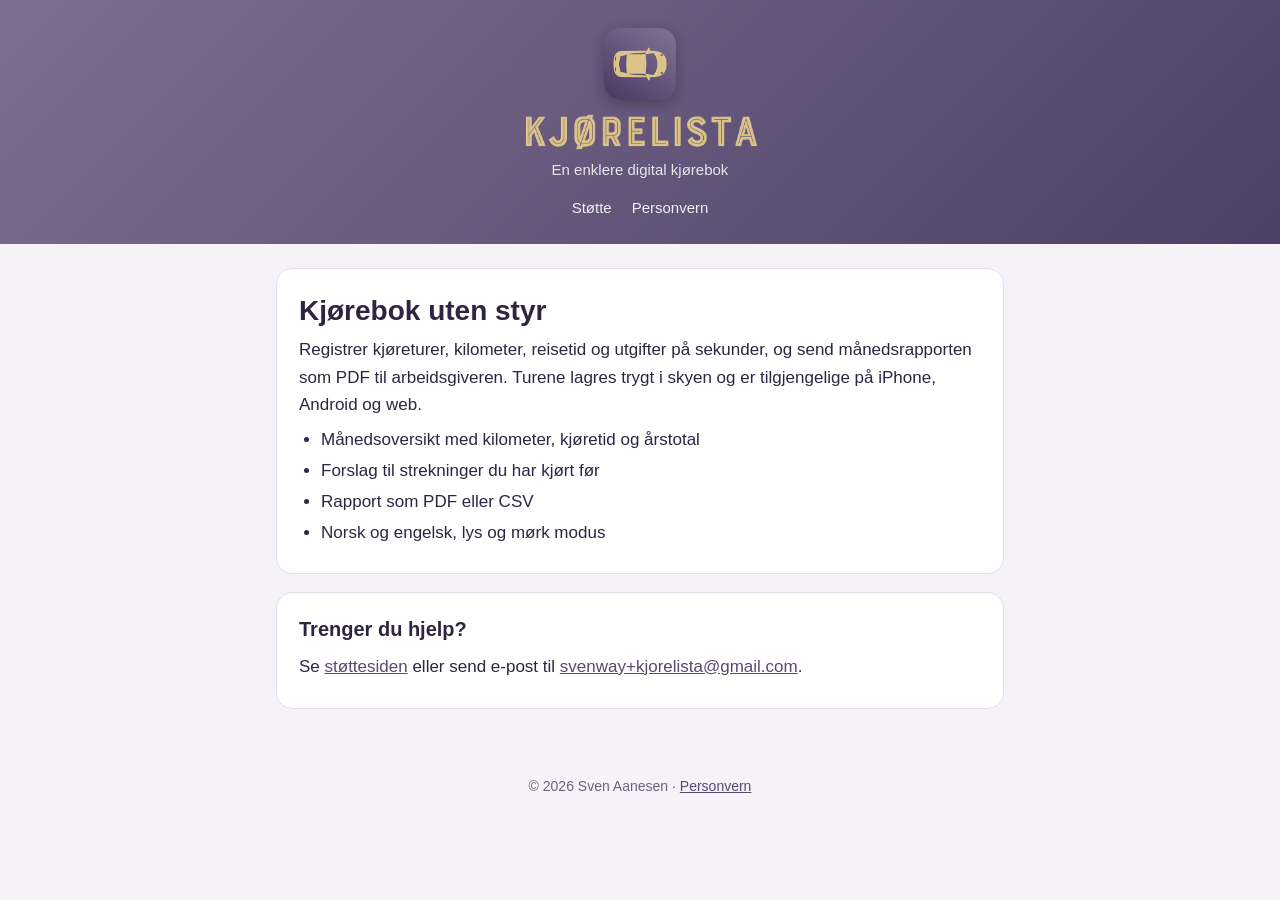
<file: index.html>
<!doctype html>
<html lang="nb">
<head>
  <meta charset="utf-8">
  <meta name="viewport" content="width=device-width, initial-scale=1">
  <title>Kjørelista – en enklere digital kjørebok</title>
  <meta name="description" content="Kjørelista er en enkel kjørebok for iPhone, Android og web. Registrer turer, kilometer og utgifter, og lag månedsrapport som PDF.">
  <link rel="stylesheet" href="assets/style.css">
  <link rel="icon" href="assets/icon.png">
  <link rel="apple-touch-icon" href="assets/apple-touch-icon.png">
</head>
<body>
  <header class="brand">
    <a href="./">
      <img class="icon" src="assets/icon.png" alt="">
      <img class="wordmark" src="assets/wordmark.png" alt="Kjørelista">
    </a>
    <p>En enklere digital kjørebok</p>
    <nav class="top">
      <a href="support/">Støtte</a>
      <a href="personvern/">Personvern</a>
    </nav>
  </header>

  <main>
    <section class="card">
      <h1>Kjørebok uten styr</h1>
      <p>Registrer kjøreturer, kilometer, reisetid og utgifter på sekunder, og send månedsrapporten som PDF til arbeidsgiveren.
        Turene lagres trygt i skyen og er tilgjengelige på iPhone, Android og web.</p>
      <ul>
        <li>Månedsoversikt med kilometer, kjøretid og årstotal</li>
        <li>Forslag til strekninger du har kjørt før</li>
        <li>Rapport som PDF eller CSV</li>
        <li>Norsk og engelsk, lys og mørk modus</li>
      </ul>
    </section>
    <section class="card">
      <h2>Trenger du hjelp?</h2>
      <p>Se <a href="support/">støttesiden</a> eller send e-post til
        <a href="mailto:svenway+kjorelista@gmail.com">svenway+kjorelista@gmail.com</a>.</p>
    </section>
  </main>

  <footer>© 2026 Sven Aanesen · <a href="personvern/">Personvern</a></footer>
</body>
</html>
</file>
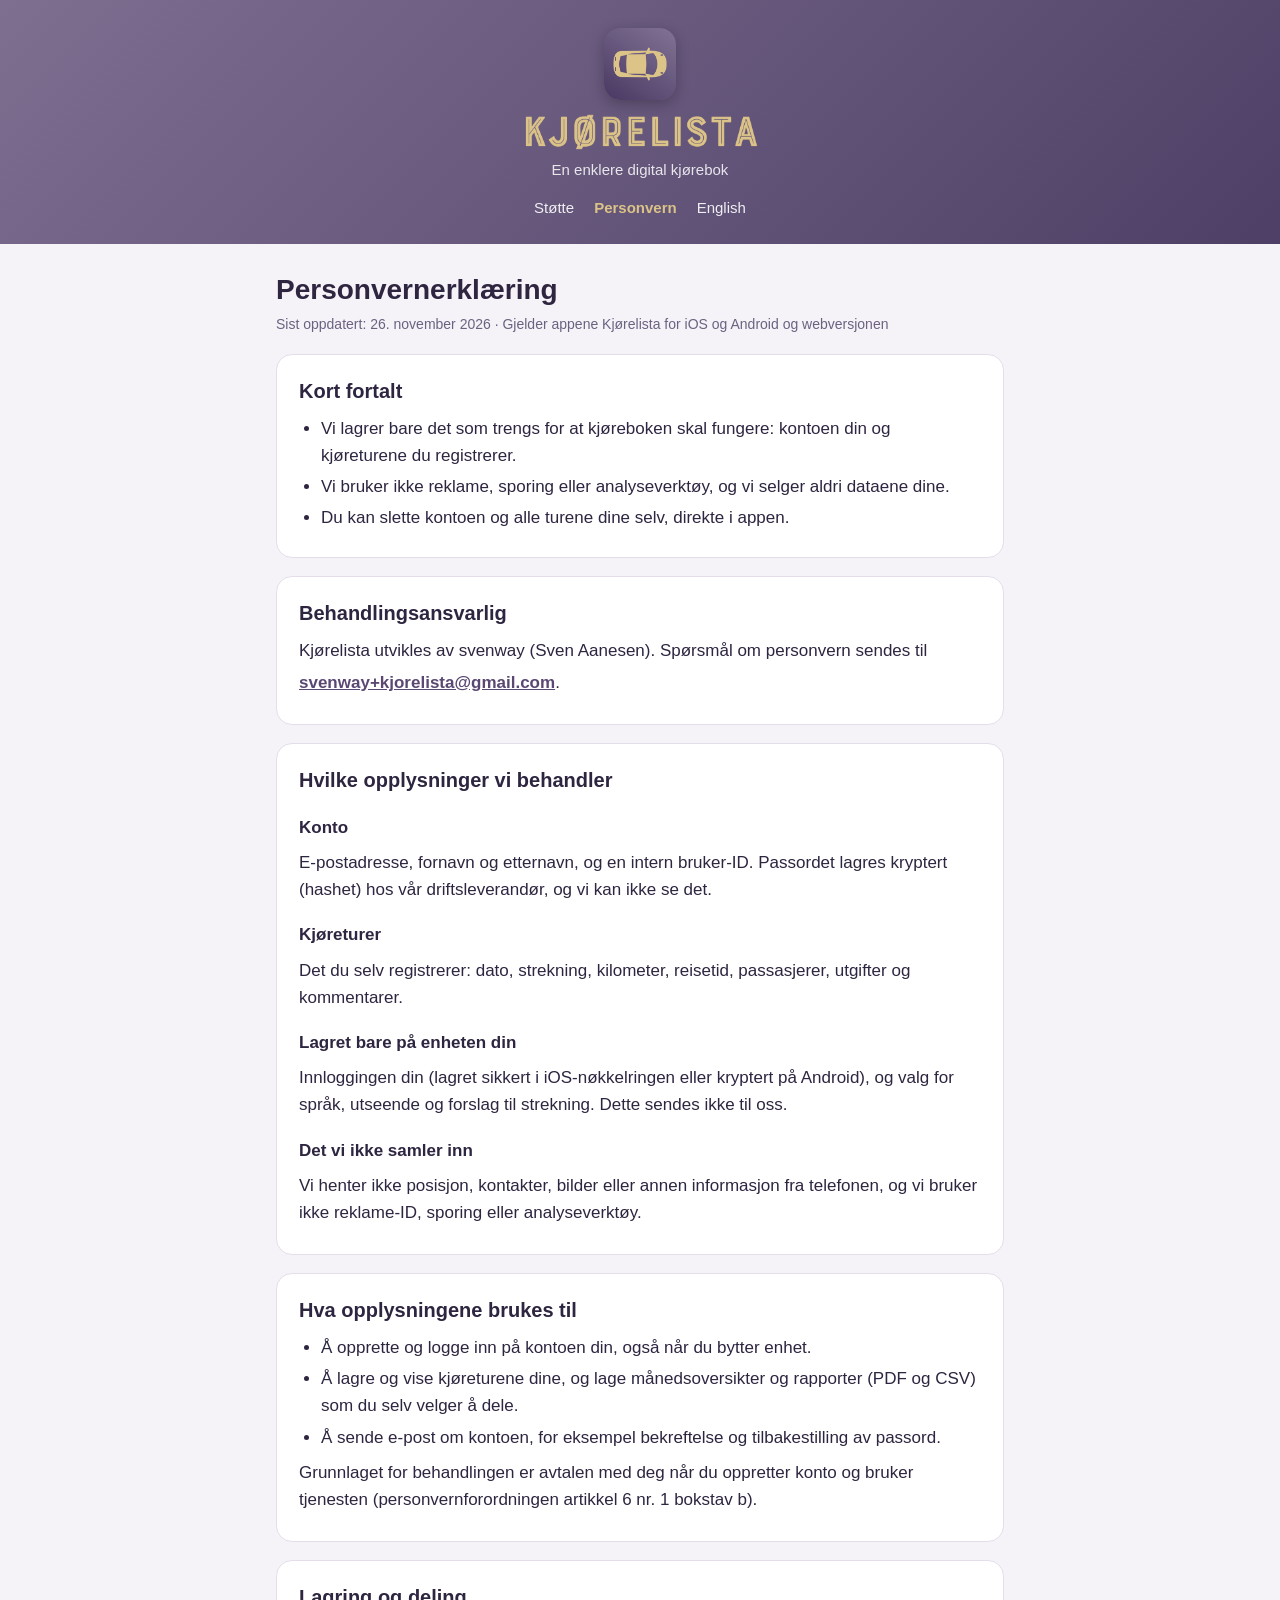
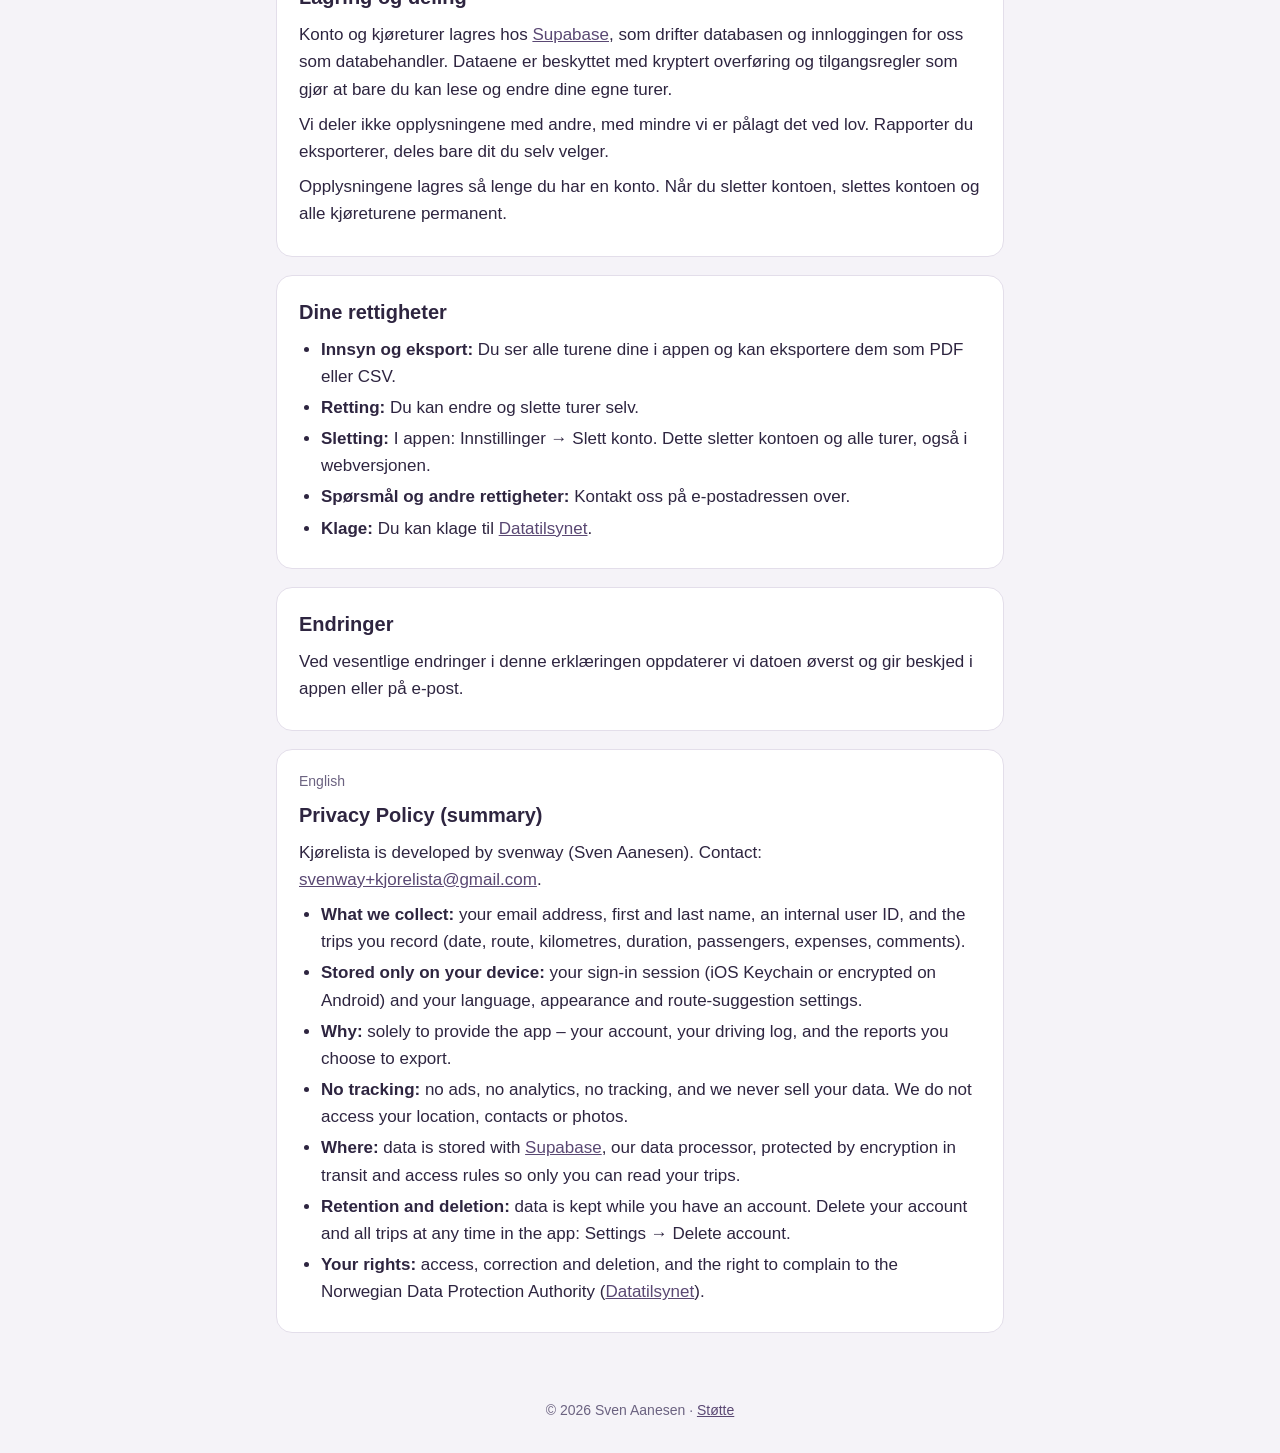
<file: personvern/index.html>
<!doctype html>
<html lang="nb">
<head>
  <meta charset="utf-8">
  <meta name="viewport" content="width=device-width, initial-scale=1">
  <title>Personvernerklæring – Kjørelista</title>
  <meta name="description" content="Personvernerklæring for Kjørelista – en enklere digital kjørebok.">
  <link rel="stylesheet" href="../assets/style.css">
  <link rel="icon" href="../assets/icon.png">
  <link rel="apple-touch-icon" href="../assets/apple-touch-icon.png">
</head>
<body>
  <header class="brand">
    <a href="../">
      <img class="icon" src="../assets/icon.png" alt="">
      <img class="wordmark" src="../assets/wordmark.png" alt="Kjørelista">
    </a>
    <p>En enklere digital kjørebok</p>
    <nav class="top">
      <a href="../support/">Støtte</a>
      <a href="./" aria-current="page">Personvern</a>
      <a href="#english">English</a>
    </nav>
  </header>

  <main>
    <h1>Personvernerklæring</h1>
    <p class="meta">Sist oppdatert: 26. november 2026 · Gjelder appene Kjørelista for iOS og Android og webversjonen</p>

    <section class="card">
      <h2>Kort fortalt</h2>
      <ul>
        <li>Vi lagrer bare det som trengs for at kjøreboken skal fungere: kontoen din og kjøreturene du registrerer.</li>
        <li>Vi bruker ikke reklame, sporing eller analyseverktøy, og vi selger aldri dataene dine.</li>
        <li>Du kan slette kontoen og alle turene dine selv, direkte i appen.</li>
      </ul>
    </section>

    <section class="card">
      <h2>Behandlingsansvarlig</h2>
      <p>Kjørelista utvikles av svenway (Sven Aanesen). Spørsmål om personvern sendes til
        <a class="contact" href="mailto:svenway+kjorelista@gmail.com">svenway+kjorelista@gmail.com</a>.</p>
    </section>

    <section class="card">
      <h2>Hvilke opplysninger vi behandler</h2>
      <h3>Konto</h3>
      <p>E-postadresse, fornavn og etternavn, og en intern bruker-ID. Passordet lagres kryptert (hashet) hos vår driftsleverandør, og vi kan ikke se det.</p>
      <h3>Kjøreturer</h3>
      <p>Det du selv registrerer: dato, strekning, kilometer, reisetid, passasjerer, utgifter og kommentarer.</p>
      <h3>Lagret bare på enheten din</h3>
      <p>Innloggingen din (lagret sikkert i iOS-nøkkelringen eller kryptert på Android), og valg for språk, utseende og forslag til strekning. Dette sendes ikke til oss.</p>
      <h3>Det vi ikke samler inn</h3>
      <p>Vi henter ikke posisjon, kontakter, bilder eller annen informasjon fra telefonen, og vi bruker ikke reklame-ID, sporing eller analyseverktøy.</p>
    </section>

    <section class="card">
      <h2>Hva opplysningene brukes til</h2>
      <ul>
        <li>Å opprette og logge inn på kontoen din, også når du bytter enhet.</li>
        <li>Å lagre og vise kjøreturene dine, og lage månedsoversikter og rapporter (PDF og CSV) som du selv velger å dele.</li>
        <li>Å sende e-post om kontoen, for eksempel bekreftelse og tilbakestilling av passord.</li>
      </ul>
      <p>Grunnlaget for behandlingen er avtalen med deg når du oppretter konto og bruker tjenesten (personvernforordningen artikkel 6 nr. 1 bokstav b).</p>
    </section>

    <section class="card">
      <h2>Lagring og deling</h2>
      <p>Konto og kjøreturer lagres hos <a href="https://supabase.com">Supabase</a>, som drifter databasen og innloggingen for oss som databehandler. Dataene er beskyttet med kryptert overføring og tilgangsregler som gjør at bare du kan lese og endre dine egne turer.</p>
      <p>Vi deler ikke opplysningene med andre, med mindre vi er pålagt det ved lov. Rapporter du eksporterer, deles bare dit du selv velger.</p>
      <p>Opplysningene lagres så lenge du har en konto. Når du sletter kontoen, slettes kontoen og alle kjøreturene permanent.</p>
    </section>

    <section class="card">
      <h2>Dine rettigheter</h2>
      <ul>
        <li><strong>Innsyn og eksport:</strong> Du ser alle turene dine i appen og kan eksportere dem som PDF eller CSV.</li>
        <li><strong>Retting:</strong> Du kan endre og slette turer selv.</li>
        <li><strong>Sletting:</strong> I appen: Innstillinger → Slett konto. Dette sletter kontoen og alle turer, også i webversjonen.</li>
        <li><strong>Spørsmål og andre rettigheter:</strong> Kontakt oss på e-postadressen over.</li>
        <li><strong>Klage:</strong> Du kan klage til <a href="https://www.datatilsynet.no">Datatilsynet</a>.</li>
      </ul>
    </section>

    <section class="card">
      <h2>Endringer</h2>
      <p>Ved vesentlige endringer i denne erklæringen oppdaterer vi datoen øverst og gir beskjed i appen eller på e-post.</p>
    </section>

    <section class="card" id="english" lang="en">
      <p class="lang">English</p>
      <h2>Privacy Policy (summary)</h2>
      <p>Kjørelista is developed by svenway (Sven Aanesen). Contact:
        <a href="mailto:svenway+kjorelista@gmail.com">svenway+kjorelista@gmail.com</a>.</p>
      <ul>
        <li><strong>What we collect:</strong> your email address, first and last name, an internal user ID, and the trips you record (date, route, kilometres, duration, passengers, expenses, comments).</li>
        <li><strong>Stored only on your device:</strong> your sign-in session (iOS Keychain or encrypted on Android) and your language, appearance and route-suggestion settings.</li>
        <li><strong>Why:</strong> solely to provide the app – your account, your driving log, and the reports you choose to export.</li>
        <li><strong>No tracking:</strong> no ads, no analytics, no tracking, and we never sell your data. We do not access your location, contacts or photos.</li>
        <li><strong>Where:</strong> data is stored with <a href="https://supabase.com">Supabase</a>, our data processor, protected by encryption in transit and access rules so only you can read your trips.</li>
        <li><strong>Retention and deletion:</strong> data is kept while you have an account. Delete your account and all trips at any time in the app: Settings → Delete account.</li>
        <li><strong>Your rights:</strong> access, correction and deletion, and the right to complain to the Norwegian Data Protection Authority (<a href="https://www.datatilsynet.no/en/">Datatilsynet</a>).</li>
      </ul>
    </section>
  </main>

  <footer>© 2026 Sven Aanesen · <a href="../support/">Støtte</a></footer>
</body>
</html>
</file>
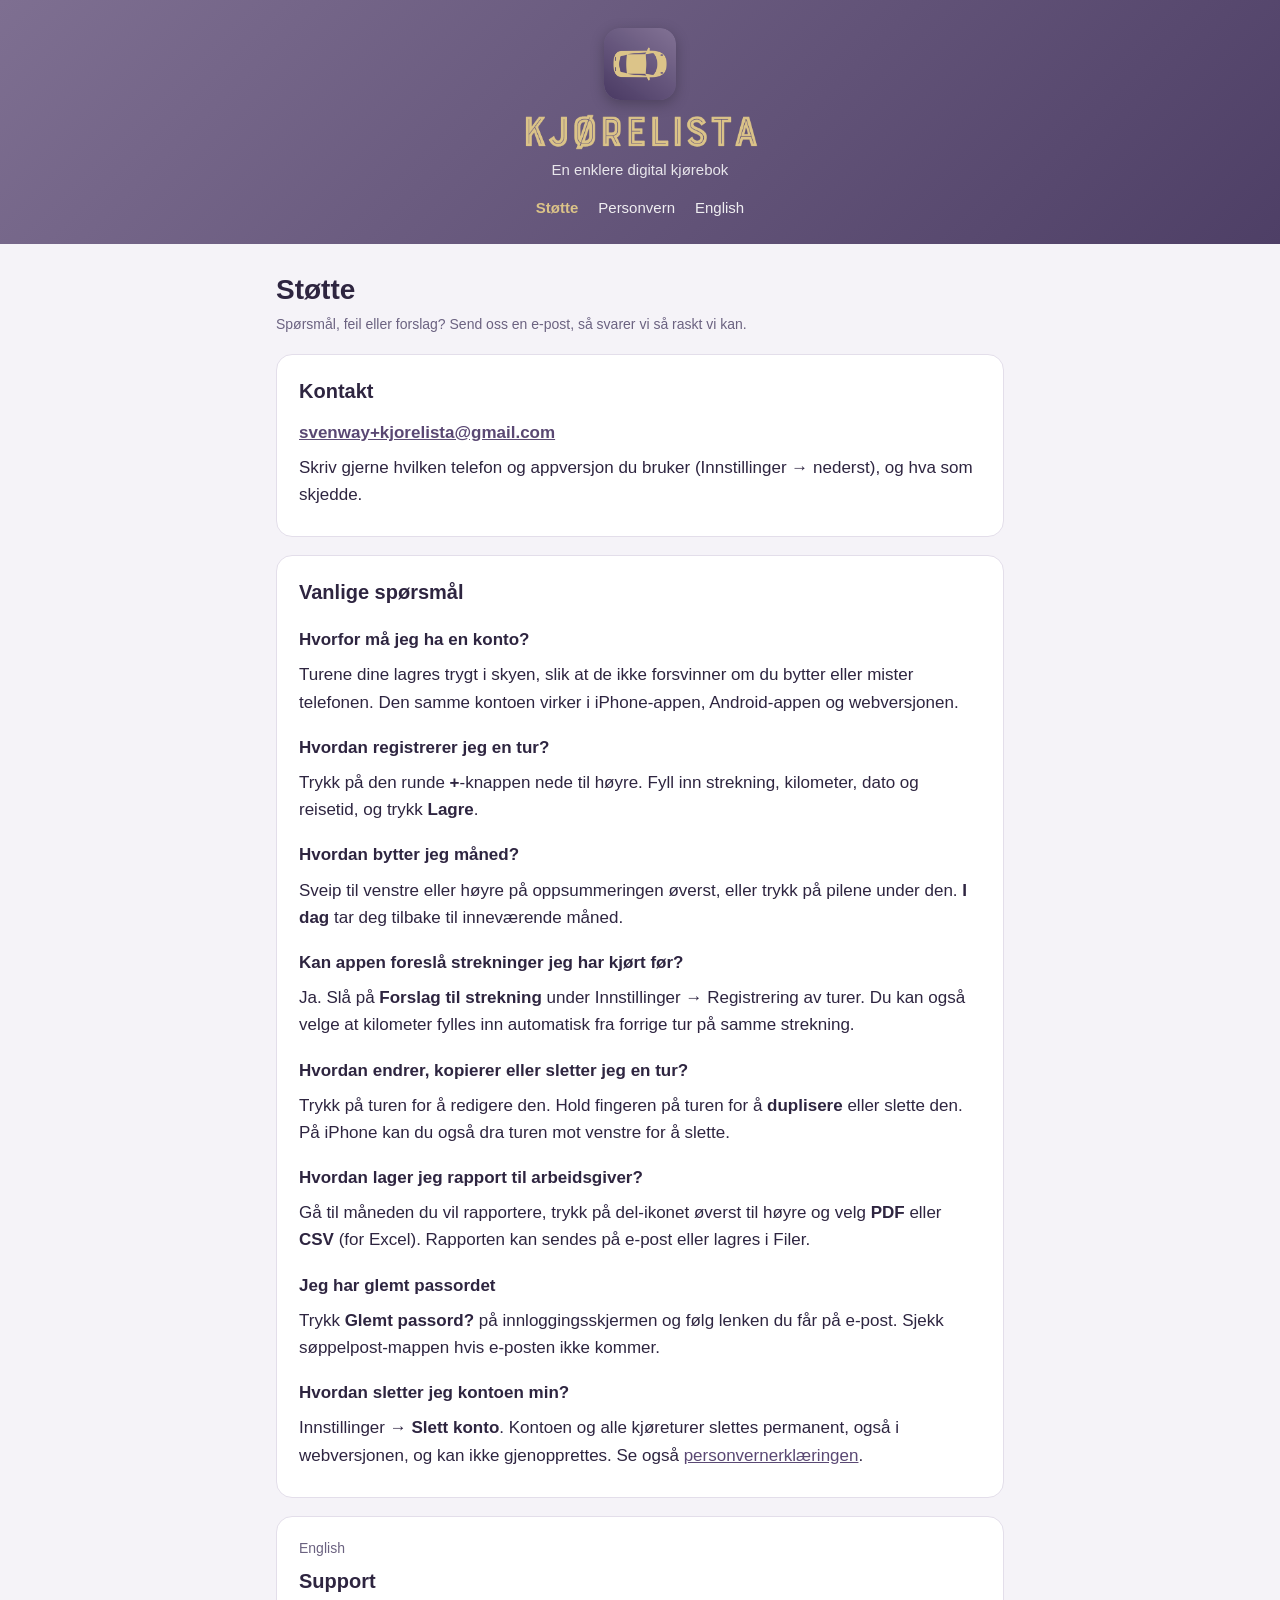
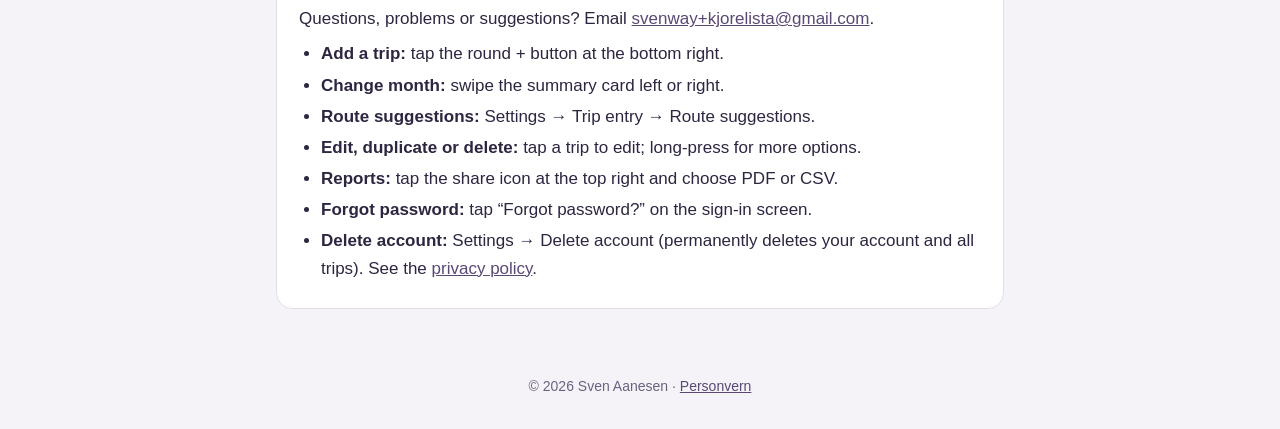
<file: support/index.html>
<!doctype html>
<html lang="nb">
<head>
  <meta charset="utf-8">
  <meta name="viewport" content="width=device-width, initial-scale=1">
  <title>Støtte – Kjørelista</title>
  <meta name="description" content="Hjelp og kontakt for Kjørelista – en enklere digital kjørebok.">
  <link rel="stylesheet" href="../assets/style.css">
  <link rel="icon" href="../assets/icon.png">
  <link rel="apple-touch-icon" href="../assets/apple-touch-icon.png">
</head>
<body>
  <header class="brand">
    <a href="../">
      <img class="icon" src="../assets/icon.png" alt="">
      <img class="wordmark" src="../assets/wordmark.png" alt="Kjørelista">
    </a>
    <p>En enklere digital kjørebok</p>
    <nav class="top">
      <a href="./" aria-current="page">Støtte</a>
      <a href="../personvern/">Personvern</a>
      <a href="#english">English</a>
    </nav>
  </header>

  <main>
    <h1>Støtte</h1>
    <p class="meta">Spørsmål, feil eller forslag? Send oss en e-post, så svarer vi så raskt vi kan.</p>

    <section class="card">
      <h2>Kontakt</h2>
      <p><a class="contact" href="mailto:svenway+kjorelista@gmail.com?subject=Kj%C3%B8relista%20%E2%80%93%20st%C3%B8tte">svenway+kjorelista@gmail.com</a></p>
      <p>Skriv gjerne hvilken telefon og appversjon du bruker (Innstillinger → nederst), og hva som skjedde.</p>
    </section>

    <section class="card">
      <h2>Vanlige spørsmål</h2>

      <h3>Hvorfor må jeg ha en konto?</h3>
      <p>Turene dine lagres trygt i skyen, slik at de ikke forsvinner om du bytter eller mister telefonen. Den samme kontoen virker i iPhone-appen, Android-appen og webversjonen.</p>

      <h3>Hvordan registrerer jeg en tur?</h3>
      <p>Trykk på den runde <strong>+</strong>-knappen nede til høyre. Fyll inn strekning, kilometer, dato og reisetid, og trykk <strong>Lagre</strong>.</p>

      <h3>Hvordan bytter jeg måned?</h3>
      <p>Sveip til venstre eller høyre på oppsummeringen øverst, eller trykk på pilene under den. <strong>I dag</strong> tar deg tilbake til inneværende måned.</p>

      <h3>Kan appen foreslå strekninger jeg har kjørt før?</h3>
      <p>Ja. Slå på <strong>Forslag til strekning</strong> under Innstillinger → Registrering av turer. Du kan også velge at kilometer fylles inn automatisk fra forrige tur på samme strekning.</p>

      <h3>Hvordan endrer, kopierer eller sletter jeg en tur?</h3>
      <p>Trykk på turen for å redigere den. Hold fingeren på turen for å <strong>duplisere</strong> eller slette den. På iPhone kan du også dra turen mot venstre for å slette.</p>

      <h3>Hvordan lager jeg rapport til arbeidsgiver?</h3>
      <p>Gå til måneden du vil rapportere, trykk på del-ikonet øverst til høyre og velg <strong>PDF</strong> eller <strong>CSV</strong> (for Excel). Rapporten kan sendes på e-post eller lagres i Filer.</p>

      <h3>Jeg har glemt passordet</h3>
      <p>Trykk <strong>Glemt passord?</strong> på innloggingsskjermen og følg lenken du får på e-post. Sjekk søppelpost-mappen hvis e-posten ikke kommer.</p>

      <h3>Hvordan sletter jeg kontoen min?</h3>
      <p>Innstillinger → <strong>Slett konto</strong>. Kontoen og alle kjøreturer slettes permanent, også i webversjonen, og kan ikke gjenopprettes. Se også <a href="../personvern/">personvernerklæringen</a>.</p>
    </section>

    <section class="card" id="english" lang="en">
      <p class="lang">English</p>
      <h2>Support</h2>
      <p>Questions, problems or suggestions? Email
        <a href="mailto:svenway+kjorelista@gmail.com?subject=Kj%C3%B8relista%20support">svenway+kjorelista@gmail.com</a>.</p>
      <ul>
        <li><strong>Add a trip:</strong> tap the round + button at the bottom right.</li>
        <li><strong>Change month:</strong> swipe the summary card left or right.</li>
        <li><strong>Route suggestions:</strong> Settings → Trip entry → Route suggestions.</li>
        <li><strong>Edit, duplicate or delete:</strong> tap a trip to edit; long-press for more options.</li>
        <li><strong>Reports:</strong> tap the share icon at the top right and choose PDF or CSV.</li>
        <li><strong>Forgot password:</strong> tap “Forgot password?” on the sign-in screen.</li>
        <li><strong>Delete account:</strong> Settings → Delete account (permanently deletes your account and all trips). See the <a href="../personvern/#english">privacy policy</a>.</li>
      </ul>
    </section>
  </main>

  <footer>© 2026 Sven Aanesen · <a href="../personvern/">Personvern</a></footer>
</body>
</html>
</file>
<file: assets/style.css>
/* Kjørelista – felles stil for støtte- og personvernsidene.
   Profil fra logoen: lilla gradient (#7E6F91 → #4E3F66) og gull (#DBC388). */
:root {
  --purple-light: #7e6f91;
  --purple: #63517b;
  --purple-dark: #4e3f66;
  --gold: #dbc388;
  --bg: #f5f3f8;
  --card: #ffffff;
  --text: #2e2540;
  --muted: #6b6280;
  --border: #e3deea;
  --link: #5a4873;
}
@media (prefers-color-scheme: dark) {
  :root {
    --bg: #1c1726;
    --card: #2a2337;
    --text: #f5f2f9;
    --muted: #c3bbd0;
    --border: #4a4058;
    --link: #dbc388;
  }
}
* { box-sizing: border-box; }
html { -webkit-text-size-adjust: 100%; }
body {
  margin: 0;
  background: var(--bg);
  color: var(--text);
  font: 17px/1.6 -apple-system, BlinkMacSystemFont, "Segoe UI", Roboto, Helvetica, Arial, sans-serif;
}
a { color: var(--link); }
header.brand {
  background: linear-gradient(135deg, var(--purple-light), var(--purple-dark));
  padding: 28px 16px 24px;
  text-align: center;
}
header.brand a { display: inline-flex; flex-direction: column; align-items: center; gap: 12px; text-decoration: none; }
header.brand .icon { width: 72px; height: 72px; border-radius: 16px; box-shadow: 0 4px 14px rgba(0, 0, 0, .25); }
header.brand .wordmark { width: min(240px, 70vw); height: auto; }
header.brand p { margin: 6px 0 0; color: rgba(255, 255, 255, .85); font-size: 15px; }
nav.top { display: flex; justify-content: center; gap: 20px; margin-top: 14px; font-size: 15px; }
nav.top a { color: #fff; opacity: .9; text-decoration: none; }
nav.top a[aria-current="page"] { color: var(--gold); opacity: 1; font-weight: 600; }
main { max-width: 760px; margin: 0 auto; padding: 24px 16px 48px; }
.card { background: var(--card); border: 1px solid var(--border); border-radius: 16px; padding: 20px 22px; margin: 0 0 18px; }
h1 { font-size: 28px; line-height: 1.25; margin: 4px 0 6px; }
h2 { font-size: 20px; margin: 0 0 8px; }
h3 { font-size: 17px; margin: 18px 0 4px; }
.meta { color: var(--muted); font-size: 14px; margin: 0 0 18px; }
.lang { font-size: 14px; color: var(--muted); margin: 0 0 6px; }
ul { padding-left: 22px; margin: 6px 0; }
li { margin: 4px 0; }
p { margin: 8px 0; }
.contact { display: inline-block; margin-top: 4px; font-weight: 600; }
footer { text-align: center; color: var(--muted); font-size: 14px; padding: 0 16px 32px; }
</file>
